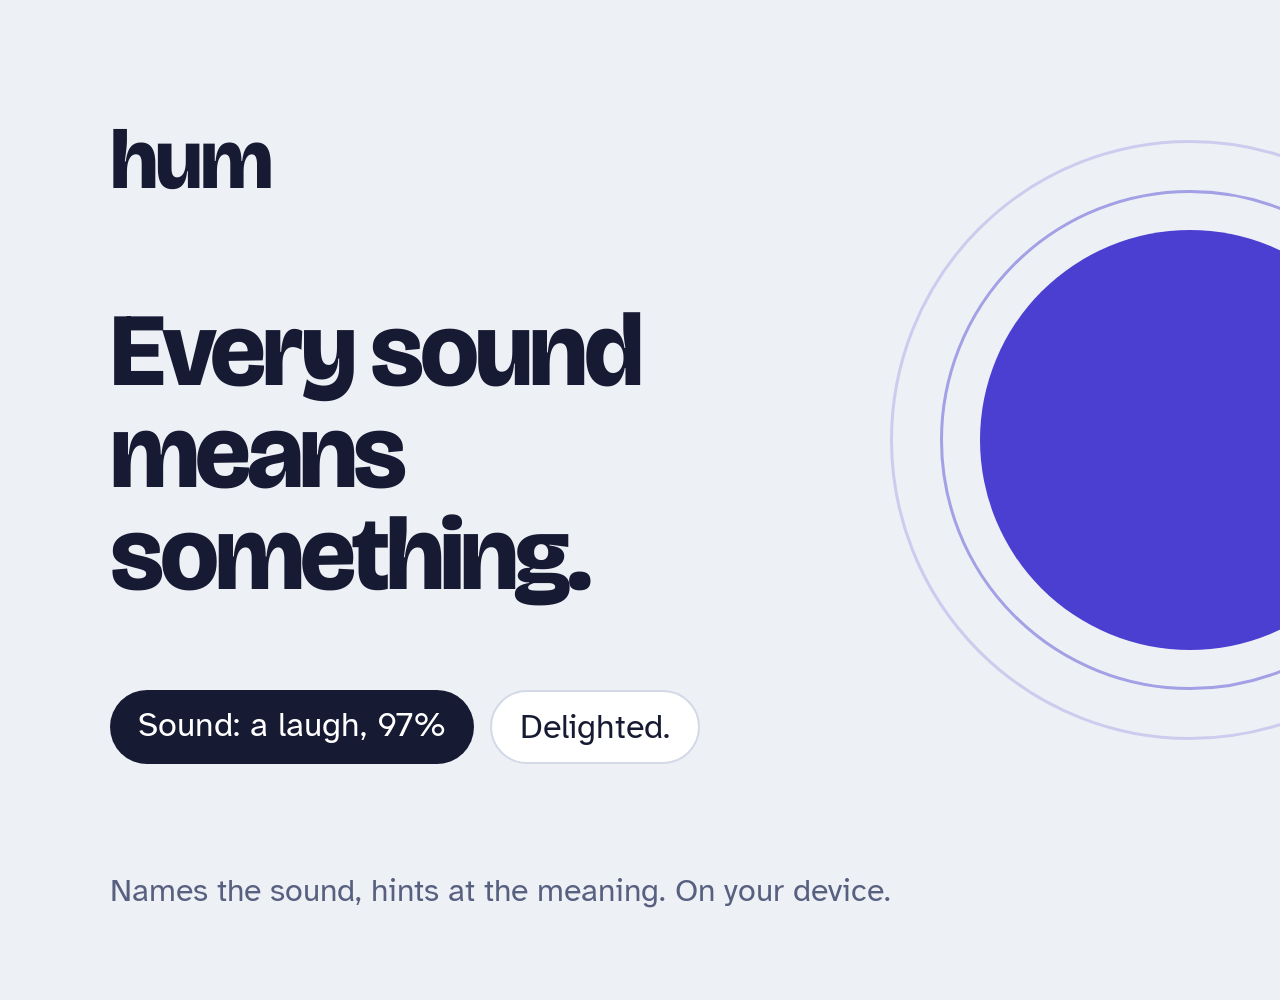
<file: docs/thumbnail.html>
<!doctype html>
<html><head><meta charset="utf-8">
<link href="https://fonts.googleapis.com/css2?family=Atkinson+Hyperlegible:wght@400;700&family=Bricolage+Grotesque:opsz,wght@12..96,700;12..96,800&display=swap" rel="stylesheet">
<style>
  html, body { margin: 0; }
  body { width: 1500px; height: 1000px; background: #edf0f5; color: #171a33; font-family: "Atkinson Hyperlegible", sans-serif; position: relative; overflow: hidden; }
  .ring { position: absolute; border-radius: 50%; border: 3px solid #4b3fd1; }
  .disc { position: absolute; left: 980px; top: 230px; width: 420px; height: 420px; border-radius: 50%; background: #4b3fd1; }
  .r1 { left: 940px; top: 190px; width: 494px; height: 494px; opacity: .45; }
  .r2 { left: 890px; top: 140px; width: 594px; height: 594px; opacity: .2; }
  .mark { position: absolute; left: 110px; top: 110px; font-family: "Bricolage Grotesque"; font-weight: 800; font-size: 84px; letter-spacing: -3px; }
  h1 { position: absolute; left: 110px; top: 300px; margin: 0; width: 760px; font-family: "Bricolage Grotesque"; font-weight: 800; font-size: 104px; line-height: .98; letter-spacing: -4px; }
  .chips { position: absolute; left: 110px; top: 690px; display: flex; gap: 16px; }
  .chip { background: #171a33; color: #fff; border-radius: 999px; padding: 14px 28px; font-size: 34px; }
  .chip.light { background: #fff; color: #171a33; border: 2px solid #d3d9e6; }
  .foot { position: absolute; left: 110px; bottom: 90px; font-size: 32px; color: #586080; }
</style></head>
<body>
  <div class="ring r2"></div><div class="ring r1"></div><div class="disc"></div>
  <div class="mark">hum</div>
  <h1>Every sound means something.</h1>
  <div class="chips"><span class="chip">Sound: a laugh, 97%</span><span class="chip light">Delighted.</span></div>
  <div class="foot">Names the sound, hints at the meaning. On your device.</div>
</body></html>
</file>
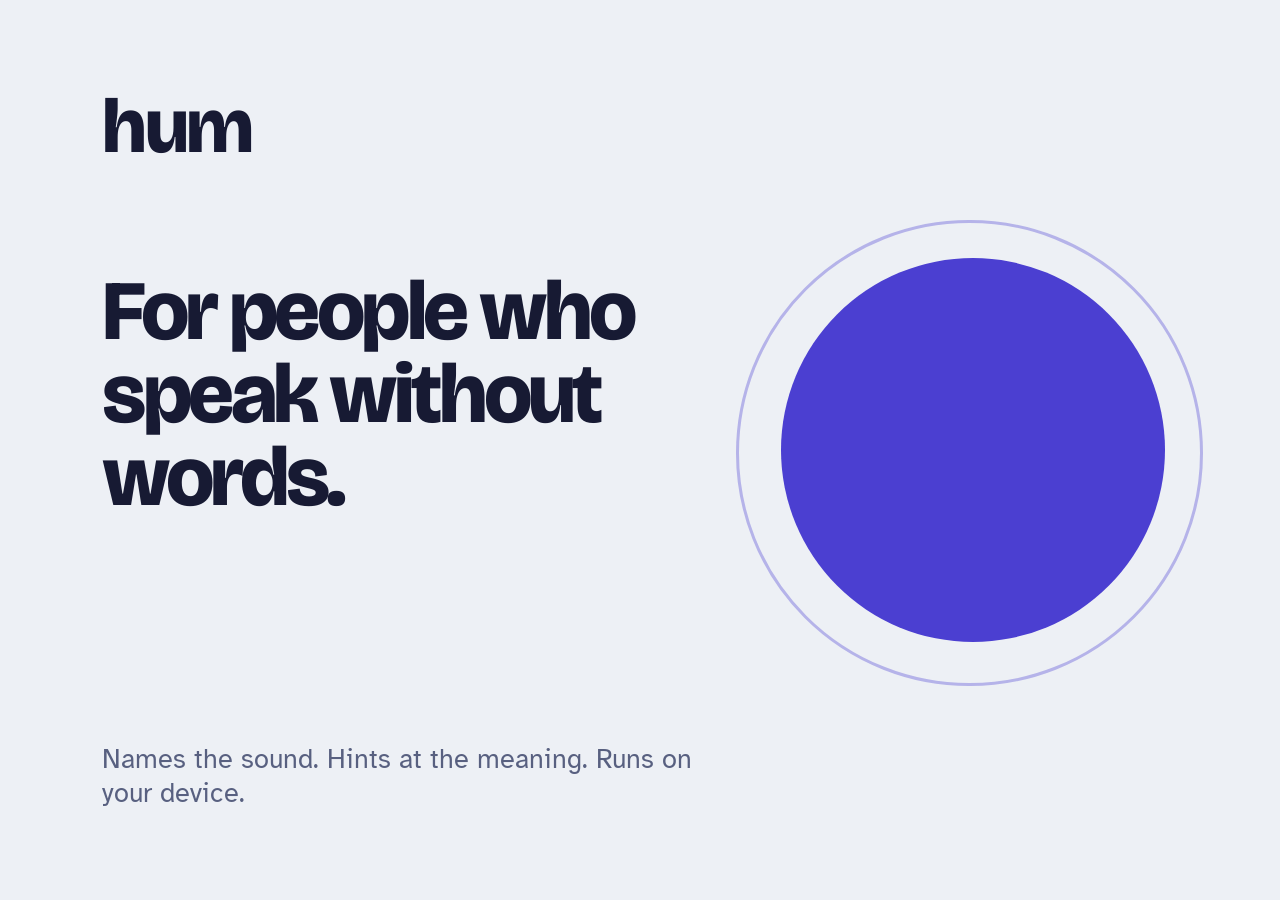
<file: docs/video/card.html>
<!doctype html>
<html><head><meta charset="utf-8">
<link href="https://fonts.googleapis.com/css2?family=Atkinson+Hyperlegible:wght@400;700&family=Bricolage+Grotesque:opsz,wght@12..96,700;12..96,800&display=swap" rel="stylesheet">
<style>
  html, body { margin: 0; height: 100%; }
  body { background: #edf0f5; color: #171a33; font-family: "Atkinson Hyperlegible", sans-serif; position: relative; overflow: hidden; }
  .disc { position: absolute; right: 9vw; top: 50%; width: 30vw; height: 30vw; margin-top: -15vw; border-radius: 50%; background: #4b3fd1; animation: pulse 2.4s ease-in-out infinite; }
  .ring { position: absolute; right: 6vw; top: 50%; width: 36vw; height: 36vw; margin-top: -18vw; border-radius: 50%; border: 3px solid #4b3fd1; opacity: .35; animation: pulse 2.4s ease-in-out infinite .3s; }
  @keyframes pulse { 50% { transform: scale(1.04); } }
  .mark { position: absolute; left: 8vw; top: 9vh; font-family: "Bricolage Grotesque"; font-weight: 800; font-size: 6vw; letter-spacing: -.2vw; }
  h1 { position: absolute; left: 8vw; top: 30vh; margin: 0; width: 48vw; font-family: "Bricolage Grotesque"; font-weight: 800; font-size: 6.6vw; line-height: .98; letter-spacing: -.28vw; }
  .foot { position: absolute; left: 8vw; bottom: 10vh; font-size: 2.1vw; color: #586080; max-width: 50vw; }
</style></head>
<body>
  <div class="ring"></div><div class="disc"></div>
  <div class="mark">hum</div>
  <h1 id="h"></h1>
  <div class="foot" id="f"></div>
  <script>
    const outro = location.hash === '#outro';
    document.getElementById('h').textContent = outro ? 'Every sound means something.' : 'For people who speak without words.';
    document.getElementById('f').textContent = outro
      ? 'maanavkrishna.github.io/hum-interpreter'
      : 'Names the sound. Hints at the meaning. Runs on your device.';
  </script>
</body></html>
</file>
